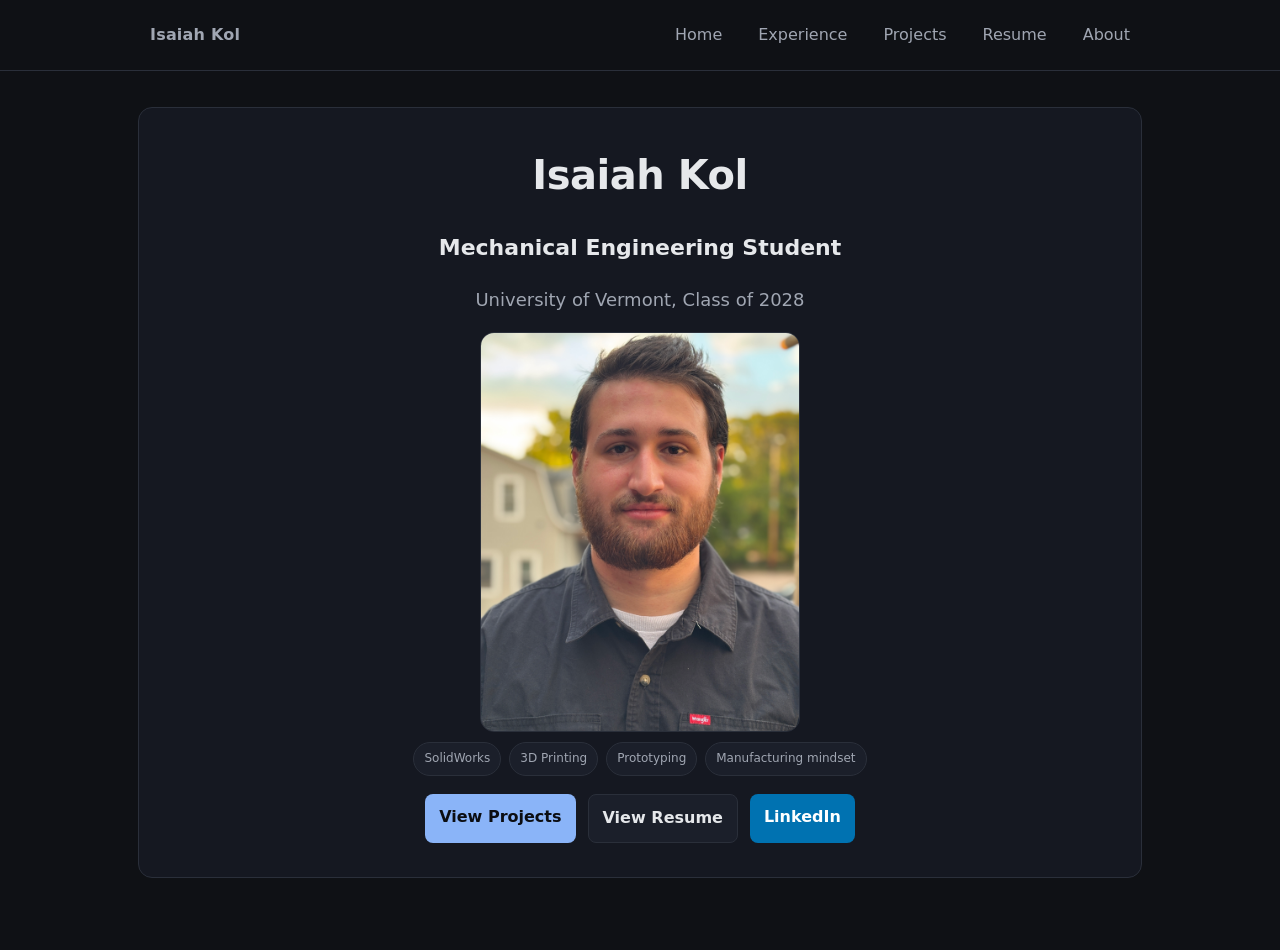
<file: index.html>
<!DOCTYPE html>
<html lang="en">
<head>
  <meta charset="UTF-8">
  <title>Isaiah Kol | Mechanical Engineering</title>
  <meta name="viewport" content="width=device-width, initial-scale=1">
  <link rel="stylesheet" href="styles.css">
</head>
<body>

<header>
  <div class="nav">
    <a class="brand" href="index.html">Isaiah Kol</a>

    <button class="nav-toggle" aria-label="Open menu" aria-expanded="false" aria-controls="site-nav">
      ☰
    </button>

    <nav id="site-nav" class="navlinks">
      <a href="index.html">Home</a>
      <a href="experience.html">Experience</a>
      <a href="projects.html">Projects</a>
      <a href="resume.html">Resume</a>
      <a href="about.html">About</a>
    </nav>
  </div>
</header>


<main class="container">
<section class="hero hero-center">

  <h1>Isaiah Kol</h1>
  <h2>Mechanical Engineering Student</h2>
  <p class="lead">University of Vermont, Class of 2028</p>

  <div class="hero-headshot">
    <img src="images/headshot.jpg" alt="Isaiah Kol headshot">
  </div>

  <div class="badges" style="justify-content:center;">
    <span class="badge">SolidWorks</span>
    <span class="badge">3D Printing</span>
    <span class="badge">Prototyping</span>
    <span class="badge">Manufacturing mindset</span>
  </div>

  <div class="actions center" style="margin-top:18px;">
    <a class="btn" href="projects.html">View Projects</a>
    <a class="btn secondary" href="resume.html">View Resume</a>
    <a class="btn linkedin" href="https://www.linkedin.com/in/isaiahkol/" target="_blank" rel="noopener noreferrer">
      LinkedIn
    </a>
  </div>

</section>



  
</main>
<script>
  const btn = document.querySelector('.nav-toggle');
  const nav = document.querySelector('.navlinks');

  if (btn && nav) {
    btn.addEventListener('click', () => {
      const isOpen = nav.classList.toggle('open');
      btn.setAttribute('aria-expanded', isOpen ? 'true' : 'false');
    });
  }
</script>

</body>
</html>
</file>
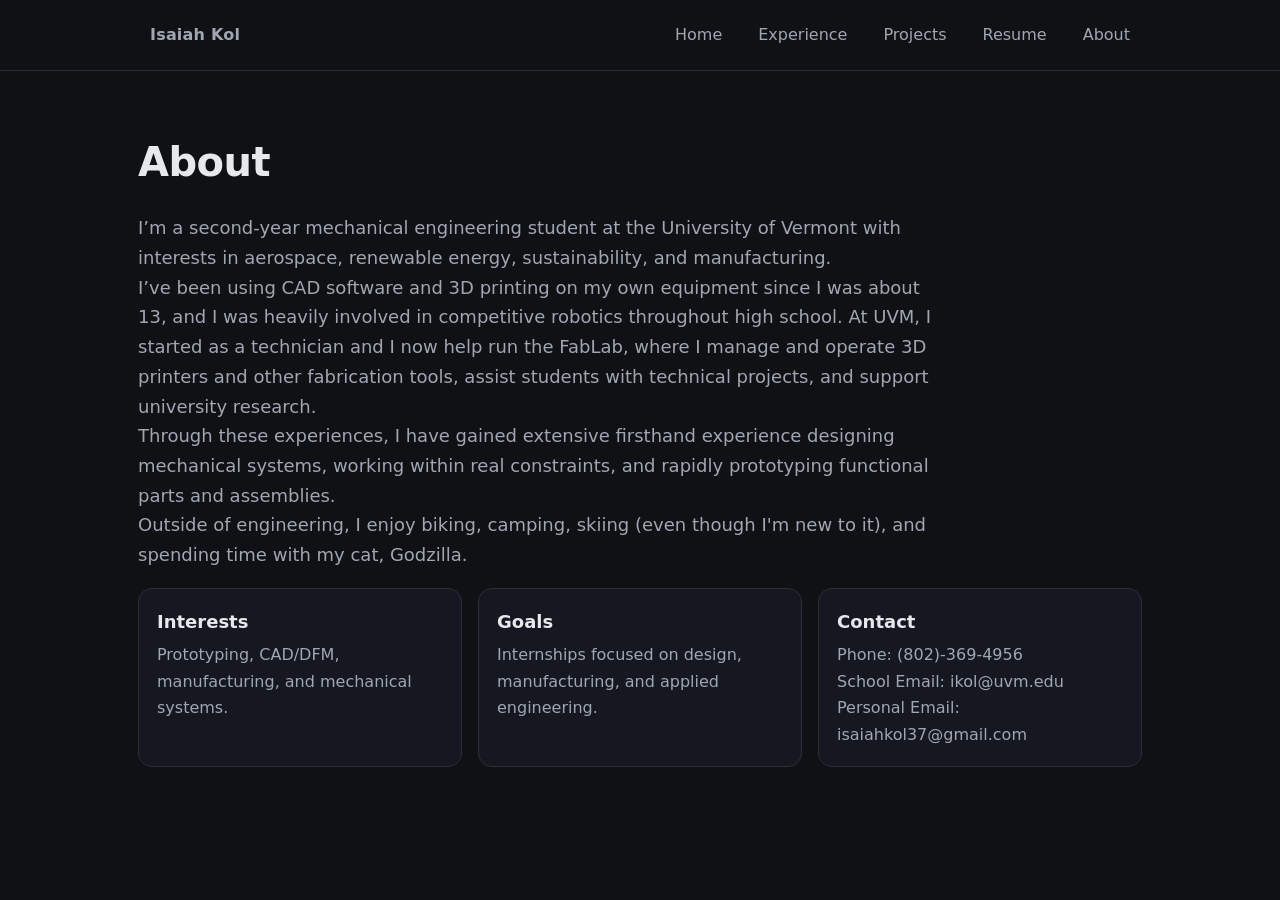
<file: about.html>
<!DOCTYPE html>
<html lang="en">
<head>
  <meta charset="UTF-8">
  <title>About | Isaiah Kol</title>
  <meta name="viewport" content="width=device-width, initial-scale=1">
  <link rel="stylesheet" href="styles.css">
</head>
<body>

<header>
  <div class="nav">
    <a class="brand" href="index.html">Isaiah Kol</a>

    <button class="nav-toggle" aria-label="Open menu" aria-expanded="false" aria-controls="site-nav">
      ☰
    </button>

    <nav id="site-nav" class="navlinks">
      <a href="index.html">Home</a>
      <a href="experience.html">Experience</a>
      <a href="projects.html">Projects</a>
      <a href="resume.html">Resume</a>
      <a href="about.html">About</a>
    </nav>
  </div>
</header>


<main class="container">
  <h1>About</h1>
  <p class="lead">
  I’m a second-year mechanical engineering student at the University of Vermont with interests in aerospace, renewable energy, sustainability, and manufacturing. 
  <br>
  I’ve been using CAD software and 3D printing on my own equipment since I was about 13, and I was heavily involved in competitive robotics throughout high school. At UVM, I started as a technician and I now help run the FabLab, where I manage and operate 3D printers and other fabrication tools, assist students with technical projects, and support university research. 
  <br>
  Through these experiences, I have gained extensive firsthand experience designing mechanical systems, working within real constraints, and rapidly prototyping functional parts and assemblies. 
  <br>
  Outside of engineering, I enjoy biking, camping, skiing (even though I'm new to it), and spending time with my cat, Godzilla.
  </p>

  <div class="grid">
    <div class="card">
      <h3>Interests</h3>
      <p>Prototyping, CAD/DFM, manufacturing, and mechanical systems.</p>
    </div>
    <div class="card">
      <h3>Goals</h3>
      <p>Internships focused on design, manufacturing, and applied engineering.</p>
    </div>
    <div class="card">
      <h3>Contact</h3>
      <p>Phone: (802)-369-4956</p>
      <p>School Email: ikol@uvm.edu</p>
      <p>Personal Email: isaiahkol37@gmail.com</p>
    </div>
  </div>
</main>
<script>
  const btn = document.querySelector('.nav-toggle');
  const nav = document.querySelector('.navlinks');

  if (btn && nav) {
    btn.addEventListener('click', () => {
      const isOpen = nav.classList.toggle('open');
      btn.setAttribute('aria-expanded', isOpen ? 'true' : 'false');
    });
  }
</script>

</body>
</html>
</file>
<file: styles.css>
:root{
  --bg:#0f1115;
  --panel:#151821;
  --panel2:#1b1f2a;
  --text:#e6e8eb;
  --muted:#a0a6b2;
  --border:#2a2f3a;
  --accent:#8ab4f8;
}

*{ box-sizing:border-box; }
html,body{ height:100%; }

body{
  margin:0;
  font-family: system-ui, -apple-system, Segoe UI, Roboto, Arial, sans-serif;
  color:var(--text);
  background: var(--bg);
  line-height:1.65;
}

a{
  color:inherit;
  text-decoration:none;
}

.container{
  max-width:1040px;
  margin:0 auto;
  padding:36px 18px 72px;
}

/* Header / Nav */
header{
  position:sticky;
  top:0;
  z-index:20;
  background: var(--bg);
  border-bottom:1px solid var(--border);
}

.nav{
  display:flex;
  align-items:center;
  justify-content:space-between;
  max-width:1040px;
  margin:0 auto;
  padding:14px 18px;
}

.brand{
  font-weight:700;
  letter-spacing:0.2px;
}

.navlinks{
  display:flex;
  gap:12px;
}

.nav a{
  padding:8px 12px;
  border-radius:8px;
  color:var(--muted);
}
.nav a:hover{
  background: var(--panel);
  color:var(--text);
}

/* Typography */
h1{
  font-size:40px;
  margin:22px 0 10px;
  letter-spacing:-0.5px;
}
h2{
  font-size:22px;
  margin:22px 0 10px;
}
p.lead{
  font-size:18px;
  color:var(--muted);
  max-width:70ch;
}

/* Hero */
.hero{
  background: var(--panel);
  border:1px solid var(--border);
  border-radius:14px;
  padding:24px;
}

/* Badges */
.badges{
  display:flex;
  gap:8px;
  flex-wrap:wrap;
  margin-top:10px;
}
.badge{
  font-size:12px;
  padding:6px 10px;
  border-radius:999px;
  background: var(--panel2);
  color:var(--muted);
  border:1px solid var(--border);
}

/* Buttons */
.actions{
  display:flex;
  gap:12px;
  margin-top:18px;
}
.btn{
  padding:10px 14px;
  border-radius:8px;
  font-weight:600;
  background: var(--accent);
  color:#0b0d12;
}
.btn.secondary{
  background: var(--panel2);
  color:var(--text);
  border:1px solid var(--border);
}

/* Cards / Grid */
.grid{
  display:grid;
  grid-template-columns: repeat(3, 1fr);
  gap:16px;
  margin-top:18px;
}
@media(max-width:900px){
  .grid{ grid-template-columns:repeat(2,1fr); }
}
@media(max-width:620px){
  .grid{ grid-template-columns:1fr; }
  h1{ font-size:34px; }
}

.card{
  background: var(--panel);
  border:1px solid var(--border);
  border-radius:14px;
  padding:18px;
}
.card h3{
  margin:0 0 6px;
  font-size:18px;
}
.card p{
  margin:0;
  color:var(--muted);
}

/* Resume PDF */
iframe.pdf{
  width:100%;
  height:900px;
  border:none;
  border-radius:12px;
  background:#0b0d12;
}
/* Home hero split layout */
.hero-split{
  display:grid;
  grid-template-columns: 1.1fr 0.9fr;
  gap:24px;
  align-items:center;
}

.hero-photo{
  width:100%;
  aspect-ratio: 4 / 5;
  border-radius:14px;
  overflow:hidden;
  border:1px solid var(--border);
  background: var(--panel2);
}

.hero-photo img{
  width:100%;
  height:100%;
  object-fit:cover;
  display:block;
}

.cta-stack{
  display:flex;
  flex-direction:column;
  align-items:flex-start;
  gap:10px;
  margin-top:18px;
}

/* LinkedIn link under buttons */
.linkedin-link{
  display:inline-flex;
  align-items:center;
  gap:8px;
  color: var(--muted);
  font-weight:600;
}

.linkedin-link:hover{
  color: var(--text);
  text-decoration: underline;
}

/* Mobile: stack photo under text */
@media(max-width:900px){
  .hero-split{ grid-template-columns: 1fr; }
  .hero-photo{ aspect-ratio: 16 / 9; }
}
/* Centered home hero */
.hero-center{
  text-align:center;
  padding:34px 22px;
}

.hero-center h1{
  margin-top:0;
}

.hero-center .lead{
  margin-left:auto;
  margin-right:auto;
}

/* Headshot in hero */
.hero-headshot{
  width:min(320px, 85vw);
  aspect-ratio: 4 / 5;
  margin:18px auto 0;
  border-radius:14px;
  overflow:hidden;
  border:1px solid var(--border);
  background: var(--panel2);
}

.hero-headshot img{
  width:100%;
  height:100%;
  object-fit:cover;
  object-position: 50% 20%;
  display:block;
}

/* Buttons row centered */
.actions.center{
  justify-content:center;
  flex-wrap:wrap;
}

/* LinkedIn button */
.btn.linkedin{
  background:#0072b1;
  color:#ffffff;
}
/* Hamburger + mobile nav */
.nav-toggle{
  display:none;
  background: transparent;
  border: 1px solid var(--border);
  color: var(--text);
  border-radius: 10px;
  padding: 8px 10px;
  font-size: 18px;
  line-height: 1;
  cursor: pointer;
}

@media (max-width: 760px){
  .nav-toggle{ display:inline-flex; align-items:center; justify-content:center; }

  /* hide links by default on mobile */
  .navlinks{
    display:none;
    position:absolute;
    left:18px;
    right:18px;
    top:58px;
    background: var(--panel);
    border: 1px solid var(--border);
    border-radius: 14px;
    padding: 10px;
    flex-direction: column;
    gap: 6px;
  }

  /* show when open */
  .navlinks.open{ display:flex; }

  /* make header hold the dropdown positioning */
  header{ position: sticky; }
  .nav{ position: relative; }
}
@media (max-width: 620px){
  .hero-center h1{
    font-size: 30px;
    line-height: 1.15;
    letter-spacing: -0.3px;
  }
}
@media (max-width: 620px){
  .hero-headshot{
    width: 95%;
    margin-left: auto;
    margin-right: auto;
    aspect-ratio: 1 / 1;
  }
}

@media (max-width: 620px){
  .badges{ margin-top: 10px; }
  .actions.center{ margin-top: 12px !important; }
}
.hero{ overflow: hidden; }
/* Media carousel (horizontal scroll) */
.carousel{
  display:flex;
  gap:12px;
  overflow-x:auto;
  padding: 10px 4px 14px;
  scroll-snap-type: x mandatory;
  -webkit-overflow-scrolling: touch;
}

.carousel::-webkit-scrollbar{
  height:10px;
}
.carousel::-webkit-scrollbar-thumb{
  background: var(--border);
  border-radius: 999px;
}

.slide{
  flex: 0 0 auto;
  width: min(350px, 92%);
  scroll-snap-align: center;
  border: 1px solid var(--border);
  border-radius: 14px;
  overflow: hidden;
  background: var(--panel);
}

.slide img,
.slide video{
  width:100%;
  height:auto;
  display:block;
}

/* Optional caption under each slide */
.caption{
  padding:10px 12px;
  color: var(--muted);
  font-size: 14px;
  border-top: 1px solid var(--border);
  background: var(--panel);
}
.project-hero{
  margin: 18px 0 22px;
  border: 1px solid var(--border);
  border-radius: 14px;
  overflow: hidden;
  background: var(--panel);
}

.project-hero img{
  width: 100%;
  height: auto;
  display: block;
}
/* Project tiles */
.project-card{
  display:block;
  position:relative;
  height: 200px;              /* set your tile height */
  border-radius: 14px;
  overflow:hidden;
  border: 1px solid var(--border);
  background: var(--panel);
}

.project-card img{
  width:100%;
  height:100%;
  object-fit: cover;
  display:block;
}

.project-card .overlay{
  position:absolute;
  left:0;
  right:0;
  bottom:0;
  padding: 12px 12px;
  background: rgba(0,0,0,0.55);
}

.project-card h3{
  margin:0;
  font-size: 16px;
  color: var(--text);
}

/* Nice hover */
.project-card:hover{
  transform: translateY(-1px);
}
.project-card{
  transition: transform 120ms ease;
}
pre.codeblock{
  padding:14px;
  border-radius:14px;
  border:1px solid var(--border);
  background:#0b0d12;
  overflow:auto;
}
pre.codeblock code{
  font-family: ui-monospace, SFMono-Regular, Menlo, Monaco, Consolas, "Liberation Mono", monospace;
  font-size:13px;
  line-height:1.55;
}
.video-wrapper {
  position: relative;
  padding-bottom: 56.25%; /* 16:9 */
  height: 0;
  overflow: hidden;
}

.video-wrapper iframe {
  position: absolute;
  top: 0;
  left: 0;
  width: 100%;
  height: 100%;
  border: 0;
}
/* Base (default) video: 16:9 */
.video-wrapper{
  position: relative;
  width: 100%;
  padding-bottom: 56.25%; /* 16:9 */
  height: 0;
  overflow: hidden;
  border-radius: 16px; /* optional, matches your cards */
}

.video-wrapper iframe{
  position: absolute;
  inset: 0;
  width: 100%;
  height: 100%;
  border: 0;
}

/* Vertical (Shorts/Reels): 9:16 */
.video-wrapper.video-vertical{
  padding-bottom: 142%; /* 16/9 * 100 = 177.78% */
  max-width: 360px;        /* keeps it from being hilariously tall */
  margin: 0 auto;          /* centers it */
}
/* Collapsible experience tiles */
.exp-tile {
  border: 1px solid rgba(255,255,255,0.08);
  border-radius: 14px;
  background: rgba(255,255,255,0.03);
  margin: 18px 0;
  overflow: hidden;
}

.exp-tile__summary {
  list-style: none;           /* removes default marker in some browsers */
  cursor: pointer;
  display: flex;
  align-items: center;
  justify-content: space-between;
  gap: 12px;
  padding: 18px 20px;
  user-select: none;
}

.exp-tile__summary::-webkit-details-marker {
  display: none;              /* removes default triangle in Chrome/Safari */
}

.exp-tile__title {
  font-size: 1.25rem;
  font-weight: 700;
}

.exp-tile__meta {
  font-size: 0.9rem;
  opacity: 0.7;
}

/* Custom chevron */
.exp-tile__summary::after {
  content: "▸";
  font-size: 1.1rem;
  opacity: 0.85;
  transform: translateY(-1px);
}

.exp-tile[open] .exp-tile__summary::after {
  content: "▾";
}

.exp-tile__body {
  padding: 0 20px 18px 20px;
}

.exp-grid {
  display: grid;
  grid-template-columns: repeat(3, minmax(0, 1fr));
  gap: 14px;
  margin-top: 14px;
}

.exp-box {
  border: 1px solid rgba(255,255,255,0.08);
  border-radius: 12px;
  padding: 14px;
  background: rgba(0,0,0,0.15);
}

@media (max-width: 900px) {
  .exp-grid {
    grid-template-columns: 1fr;
  }
}
/* Header row inside the experience tile (title + right-side logo) */
/* Make the experience tile the anchor for absolute positioning */
main.container > section.card {
  position: relative;
}

.exp-header {
  display: flex;
  align-items: flex-start;
  justify-content: space-between;
  gap: 16px;
}

.exp-title {
  margin: 0;
}

.exp-logo {
  width: 256px;
  height: 76px;
  object-fit: contain;
  flex: 0 0 auto;
  opacity: 0.95;
  position: absolute;
  top: 18px;
  right: 18px;
  pointer-events: none;
}

/* Timeline */
.role-timeline {
  margin-top: 10px;
}

/* Each entry is a 2-col grid: gutter (line+dot) + content */
.timeline-item {
  display: grid;
  grid-template-columns: 18px 1fr; /* gutter width + content */
  column-gap: 14px;
  align-items: stretch;
}

/* Gutter draws the dot and the vertical line segment */
.timeline-gutter {
  position: relative;
  display: flex;
  flex-direction: column;
  align-items: center;
  padding-top: 6px;
  align-self: stretch;
}

/* Make line and dot SAME color */
:root {
  --timeline-color: rgba(255, 255, 255, 0.55); /* change if you want brighter */
}

.timeline-dot {
  width: 10px;
  height: 10px;
  border-radius: 999px;
  background: var(--timeline-color);
  display: block;
  margin-top: 0;
}

/* The vertical line segment that continues downward */
.timeline-stem {
  width: 2px;
  background: var(--timeline-color);
  flex: 1;
  margin-top: 6px;
  min-height: 16px;
}


/* Content text */
.timeline-content {
  padding-bottom: 0px; /* spacing between items */
}

.timeline-role {
  font-weight: 600;
  font-size: 0.95rem;
  line-height: 1.25;
}

.timeline-meta {
  margin-top: 2px;
  font-size: 0.82rem;
  opacity: 0.7;
}
/* Simple click-through carousel (one media at a time) */
.media-carousel{
  margin-top: 10px;
  border: 1px solid var(--border);
  border-radius: 14px;
  background: var(--panel);
  overflow: hidden;
}

.media-carousel .window{
  position: relative;
  width: 100%;
  aspect-ratio: 16 / 9;           /* change if you want taller */
  background: #0b0d12;
}

.media-carousel .window img,
.media-carousel .window video{
  position: absolute;
  inset: 0;
  width: 100%;
  height: 100%;
  object-fit: contain;            /* contain = no crop; cover = fills/crops */
  display: none;
}

.media-carousel .window img.active,
.media-carousel .window video.active{
  display: block;
}

.media-carousel .controls{
  display: flex;
  justify-content: space-between;
  align-items: center;
  padding: 10px 12px;
  border-top: 1px solid var(--border);
  background: var(--panel);
}

.media-carousel .controls .btn{
  padding: 8px 12px;
}

.media-carousel .counter{
  color: var(--muted);
  font-size: 14px;
}

/* Mobile: make it less wide/tall feeling */
@media (max-width: 620px){
  .media-carousel .window{
    aspect-ratio: 4 / 3;
  }
}
.media-carousel .yt-slide {
  width: 100%;
  aspect-ratio: 16 / 9;
}

.media-carousel .yt-slide iframe {
  width: 100%;
  height: 100%;
  display: block;
  border: 0;
}
/* Hide all slides by default (images, video wrappers, iframe wrappers) */
.media-carousel .window > * {
  display: none;
  width: 100%;
  height: 100%;
}

/* The active slide becomes visible */
.media-carousel .window > *.active {
  display: block;
}

/* YouTube slide sizing */
.media-carousel .yt-slide {
  width: 100%;
  aspect-ratio: 16 / 9;
}

.media-carousel .yt-slide iframe {
  width: 100%;
  height: 100%;
  border: 0;
  display: block;
}

/* Ensure controls stay on top */
.media-carousel .controls {
  position: relative;
  z-index: 2;
}
/* === FORCE carousel slides to stack + only active is clickable === */

.media-carousel .window{
  position: relative !important;
  overflow: hidden !important;
}

/* every direct child of .window is a "slide" */
.media-carousel .window > *{
  position: absolute !important;
  inset: 0 !important;              /* top:0; right:0; bottom:0; left:0 */
  width: 100% !important;
  height: 100% !important;

  opacity: 0 !important;
  pointer-events: none !important;  /* KEY: prevents invisible iframe stealing clicks */
}

/* only the active slide shows + is clickable */
.media-carousel .window > *.active{
  opacity: 1 !important;
  pointer-events: auto !important;
}

/* Make media fill the slide */
.media-carousel .window img,
.media-carousel .window video,
.media-carousel .window iframe{
  width: 100% !important;
  height: 100% !important;
  display: block !important;
}

/* optional: choose contain vs cover */
.media-carousel .window img{
  object-fit: contain !important;
}

/* ensure controls are above slides */
.media-carousel .controls{
  position: relative !important;
  z-index: 5 !important;
}

/* give the window a consistent shape (pick one) */
.media-carousel .window{
  aspect-ratio: 16 / 9 !important; /* or replace with height: 500px !important; */
}
</file>
